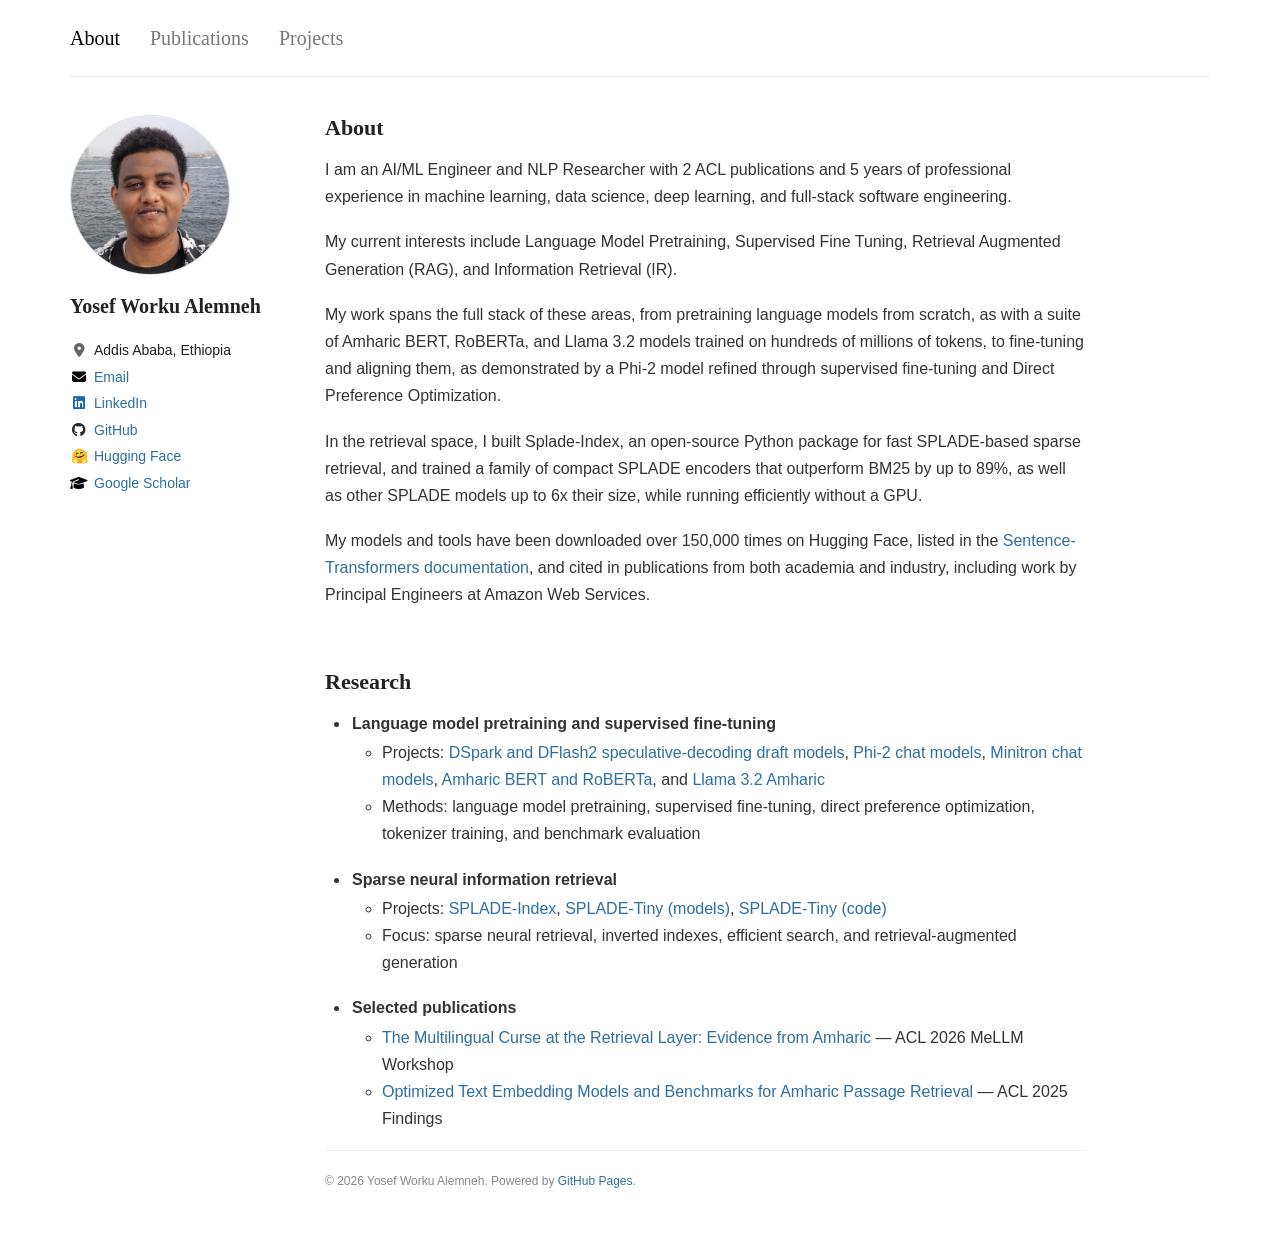
<file: index.html>
<!doctype html>
<html lang="en">
  <head>
    <meta charset="UTF-8" />
    <meta name="viewport" content="width=device-width, initial-scale=1" />
    <meta name="description" content="Yosef Worku Alemneh — AI/ML Engineer and NLP Researcher." />
    <title>Yosef Worku Alemneh</title>
    <link rel="stylesheet" href="styles.css" />
    <link rel="stylesheet" href="https://cdnjs.cloudflare.com/ajax/libs/font-awesome/6.5.2/css/all.min.css" />
    <style>.profile-links li:nth-child(2) .link-icon,.profile-links li:nth-child(6) .link-icon{color:#000}</style>
    <style>body{font-size:16px}.sidebar{font-size:14px}</style>
    <style>@media(min-width:761px){.site-wrap{max-width:1200px;padding-left:30px;padding-right:30px}.layout{grid-template-columns:205px minmax(0,760px);gap:50px}}</style>
    <style>.portrait{overflow:hidden}.portrait img{width:100%;height:100%;object-fit:cover;display:block}</style>
  </head>
  <body>
    <div class="site-wrap">
      <header class="masthead">
        <a class="site-title active" href="#about" aria-current="page">About</a>
        <nav><a href="publications.html">Publications</a><a href="projects.html">Projects</a></nav>
      </header>

      <div class="layout">
        <aside class="sidebar">
          <div class="portrait"><img src="images/me.jpg" alt="Yosef Worku Alemneh" /></div>
          <h1>Yosef Worku Alemneh</h1>
          <ul class="profile-links">
            <li class="location"><i class="link-icon fa-solid fa-location-dot" aria-hidden="true"></i>Addis Ababa, Ethiopia</li>
            <li><a href="mailto:yosefwalemneh@gmail.com"><i class="link-icon fa-solid fa-envelope" aria-hidden="true"></i>Email</a></li>
            <li><a href="https://linkedin.com/in/yosef-worku-alemneh" target="_blank" rel="noreferrer"><i class="link-icon fa-brands fa-linkedin" aria-hidden="true"></i>LinkedIn</a></li>
            <li><a href="https://github.com/rasyosef" target="_blank" rel="noreferrer"><i class="link-icon fa-brands fa-github" aria-hidden="true"></i>GitHub</a></li>
            <li><a href="https://huggingface.co/rasyosef" target="_blank" rel="noreferrer"><span class="link-icon hugging-face-icon" aria-hidden="true">🤗</span>Hugging Face</a></li>
            <li><a href="https://scholar.google.com/citations?user=FH2H0KAAAAAJ&amp;hl=en" target="_blank" rel="noreferrer"><i class="link-icon fa-solid fa-graduation-cap" aria-hidden="true"></i>Google Scholar</a></li>
          </ul>
        </aside>

        <main class="main" id="about">
          <h2>About</h2>
          <p>I am an AI/ML Engineer and NLP Researcher with 2 ACL publications and 5 years of professional experience in machine learning, data science, deep learning, and full-stack software engineering.</p>
          <p>My current interests include Language Model Pretraining, Supervised Fine Tuning, Retrieval Augmented Generation (RAG), and Information Retrieval (IR).</p>
          <p>My work spans the full stack of these areas, from pretraining language models from scratch, as with a suite of Amharic BERT, RoBERTa, and Llama 3.2 models trained on hundreds of millions of tokens, to fine-tuning and aligning them, as demonstrated by a Phi-2 model refined through supervised fine-tuning and Direct Preference Optimization.</p>
          <p>In the retrieval space, I built Splade-Index, an open-source Python package for fast SPLADE-based sparse retrieval, and trained a family of compact SPLADE encoders that outperform BM25 by up to 89%, as well as other SPLADE models up to 6x their size, while running efficiently without a GPU.</p>
          <p>My models and tools have been downloaded over 150,000 times on Hugging Face, listed in the <a href="https://sbert.net/docs/sparse_encoder/pretrained_models.html" target="_blank" rel="noreferrer">Sentence-Transformers documentation</a>, and cited in publications from both academia and industry, including work by Principal Engineers at Amazon Web Services.</p>
          <h2 id="research">Research</h2>
          <ul class="research-list">
            <li>
              <div>Language model pretraining and supervised fine-tuning</div>
              <ul>
                <li>Projects: <a href="https://huggingface.co/collections/rasyosef/dspark-and-dflash2" target="_blank" rel="noreferrer">DSpark and DFlash2 speculative-decoding draft models</a>, <a href="https://huggingface.co/collections/rasyosef/phi-2-chat-models" target="_blank" rel="noreferrer">Phi-2 chat models</a>, <a href="https://huggingface.co/collections/rasyosef/minitron-chat-models" target="_blank" rel="noreferrer">Minitron chat models</a>, <a href="https://huggingface.co/collections/rasyosef/amharic-bert-and-roberta" target="_blank" rel="noreferrer">Amharic BERT and RoBERTa</a>, and <a href="https://huggingface.co/collections/rasyosef/llama-32-amharic" target="_blank" rel="noreferrer">Llama 3.2 Amharic</a></li>
                <li>Methods: language model pretraining, supervised fine-tuning, direct preference optimization, tokenizer training, and benchmark evaluation</li>
              </ul>
            </li>
            <li>
              <div>Sparse neural information retrieval</div>
              <ul>
                <li>Projects: <a href="https://github.com/rasyosef/splade-index" target="_blank" rel="noreferrer">SPLADE-Index</a>, <a href="https://huggingface.co/collections/rasyosef/splade-tiny-msmarco" target="_blank" rel="noreferrer">SPLADE-Tiny (models)</a>, <a href="https://github.com/rasyosef/splade-tiny-msmarco" target="_blank" rel="noreferrer">SPLADE-Tiny (code)</a></li>
                <li>Focus: sparse neural retrieval, inverted indexes, efficient search, and retrieval-augmented generation</li>
              </ul>
            </li>
            <li>
              <div>Selected publications</div>
              <ul>
                <li><a href="https://aclanthology.org/2026.mellm-1.19/" target="_blank" rel="noreferrer">The Multilingual Curse at the Retrieval Layer: Evidence from Amharic</a> — ACL 2026 MeLLM Workshop</li>
                <li><a href="https://aclanthology.org/2025.findings-acl.543/" target="_blank" rel="noreferrer">Optimized Text Embedding Models and Benchmarks for Amharic Passage Retrieval</a> — ACL 2025 Findings</li>
              </ul>
            </li>
          </ul>

          <footer>© 2026 Yosef Worku Alemneh. Powered by <a href="https://pages.github.com/">GitHub Pages</a>.</footer>
        </main>
      </div>
    </div>
  </body>
</html>
</file>
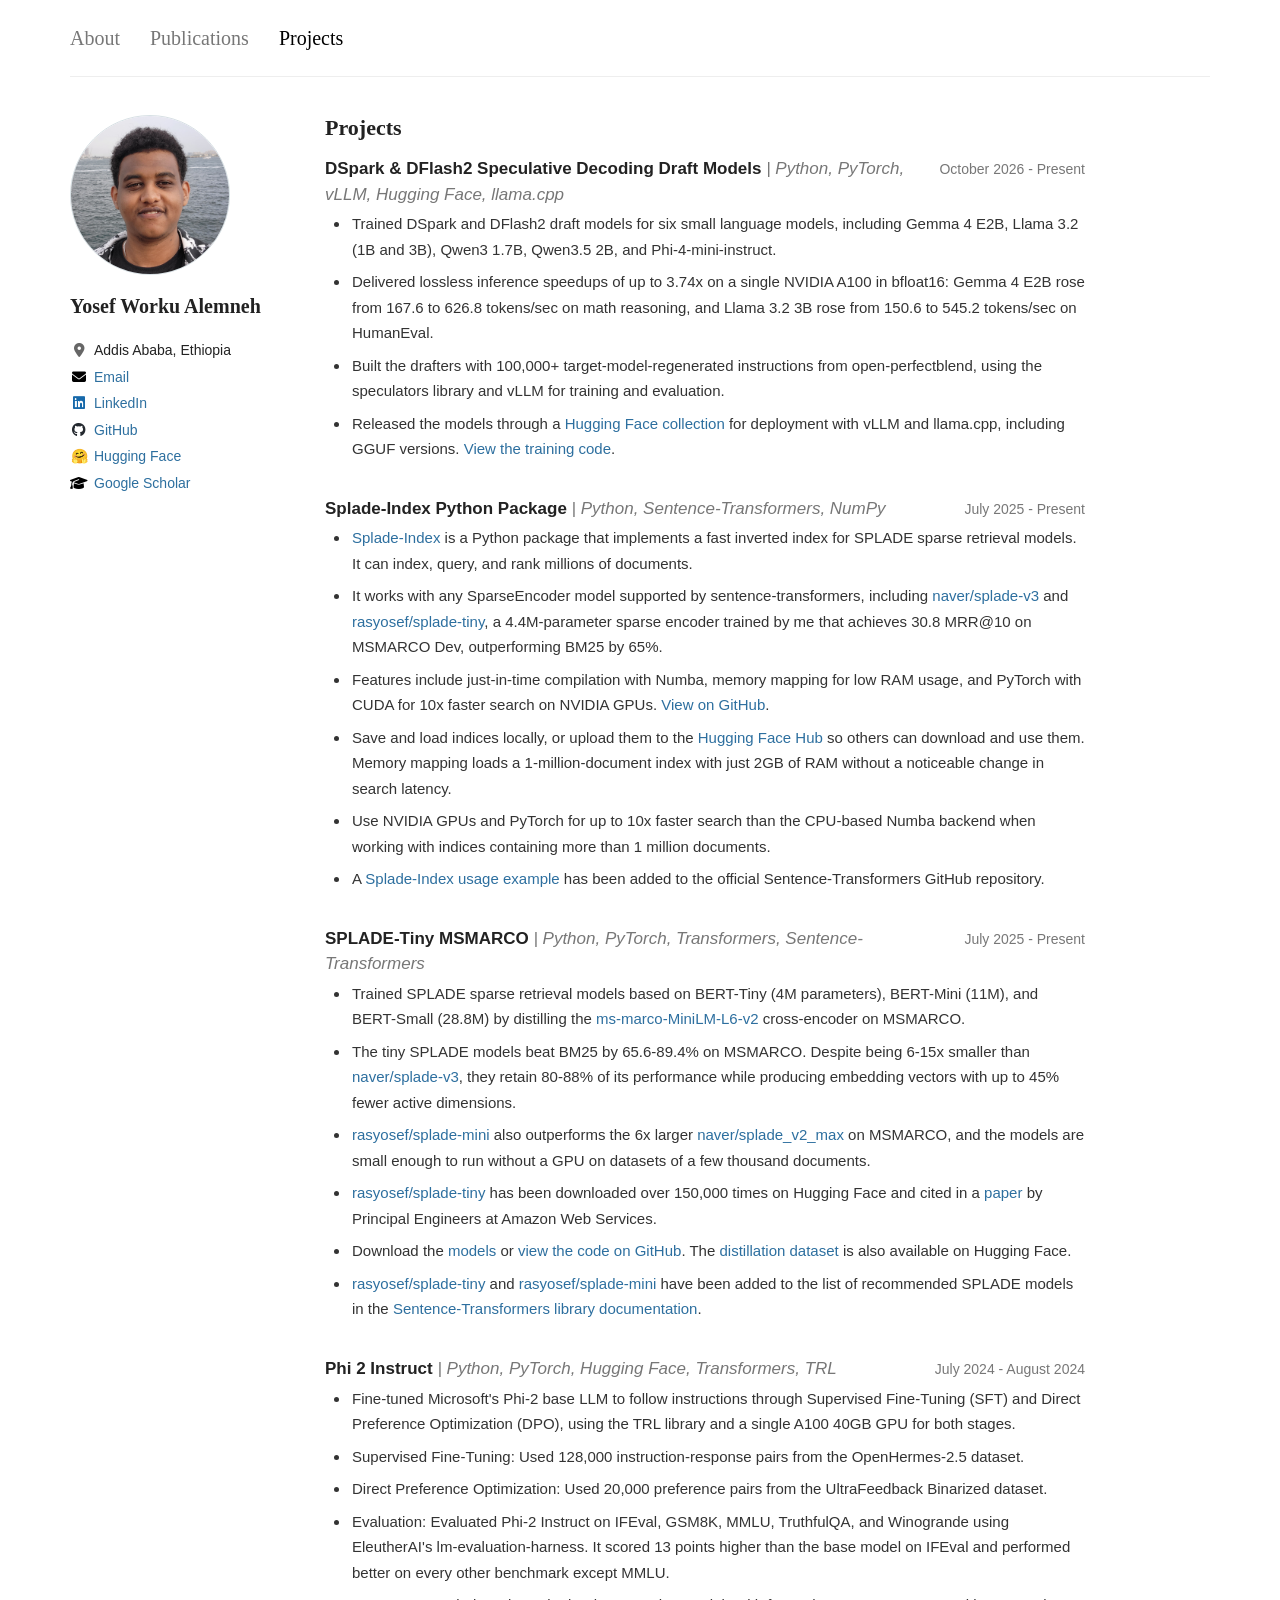
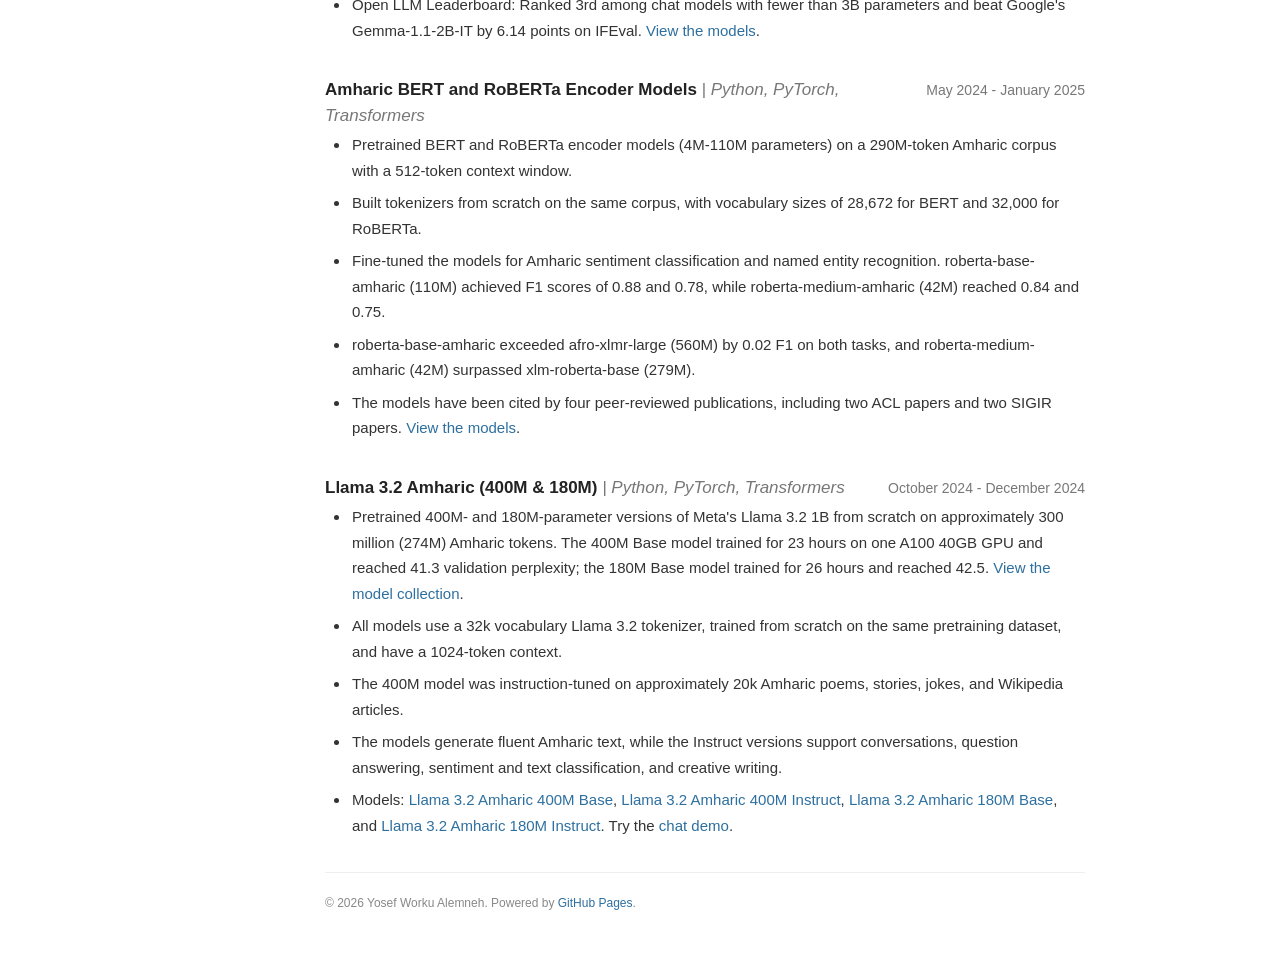
<file: projects.html>
<!doctype html>
<html lang="en">
  <head>
    <meta charset="UTF-8" />
    <meta name="viewport" content="width=device-width, initial-scale=1" />
    <meta name="description" content="Projects by Yosef Worku Alemneh." />
    <title>Projects - Yosef Worku Alemneh</title>
    <link rel="stylesheet" href="styles.css" />
    <link rel="stylesheet" href="https://cdnjs.cloudflare.com/ajax/libs/font-awesome/6.5.2/css/all.min.css" />
    <style>
      @media(min-width:761px){.site-wrap{max-width:1200px;padding-left:30px;padding-right:30px}.layout{grid-template-columns:205px minmax(0,760px);gap:50px}}
      .profile-links li:nth-child(2) .link-icon,.profile-links li:nth-child(6) .link-icon{color:#000}
      .sidebar{font-size:14px}.portrait{overflow:hidden}.portrait img{width:100%;height:100%;object-fit:cover;display:block}
      .project{margin:0 0 34px}.project-heading{display:flex;justify-content:space-between;align-items:baseline;gap:18px;margin-bottom:4px}.project h3{font:700 17px Arial,sans-serif;line-height:1.5;margin:0;color:#222}.project .date{color:#777;font-size:14px;white-space:nowrap}.project .technologies{color:#777;font-style:italic;font-weight:400}.project ul{margin:0;padding-left:25px}.project li{margin-bottom:7px;padding-left:2px}.project li:last-child{margin-bottom:0}
      @media(max-width:760px){.project-heading{display:block}.project .date{display:block;margin-top:2px}.project h3{font-size:16px}}
    </style>
  </head>
  <body>
    <div class="site-wrap">
      <header class="masthead">
        <a class="site-title" href="index.html">About</a>
        <nav><a href="publications.html">Publications</a><a class="active" href="projects.html" aria-current="page">Projects</a></nav>
      </header>
      <div class="layout">
        <aside class="sidebar">
          <div class="portrait"><img src="images/me.jpg" alt="Yosef Worku Alemneh" /></div>
          <h1>Yosef Worku Alemneh</h1>
          <ul class="profile-links">
            <li class="location"><i class="link-icon fa-solid fa-location-dot" aria-hidden="true"></i>Addis Ababa, Ethiopia</li>
            <li><a href="mailto:yosefwalemneh@gmail.com"><i class="link-icon fa-solid fa-envelope" aria-hidden="true"></i>Email</a></li>
            <li><a href="https://linkedin.com/in/yosef-worku-alemneh" target="_blank" rel="noreferrer"><i class="link-icon fa-brands fa-linkedin" aria-hidden="true"></i>LinkedIn</a></li>
            <li><a href="https://github.com/rasyosef" target="_blank" rel="noreferrer"><i class="link-icon fa-brands fa-github" aria-hidden="true"></i>GitHub</a></li>
            <li><a href="https://huggingface.co/rasyosef" target="_blank" rel="noreferrer"><span class="link-icon hugging-face-icon" aria-hidden="true">🤗</span>Hugging Face</a></li>
            <li><a href="https://scholar.google.com/citations?user=FH2H0KAAAAAJ&amp;hl=en" target="_blank" rel="noreferrer"><i class="link-icon fa-solid fa-graduation-cap" aria-hidden="true"></i>Google Scholar</a></li>
          </ul>
        </aside>
        <main class="main">
          <h2>Projects</h2>
          <article class="project">
            <div class="project-heading"><h3>DSpark &amp; DFlash2 Speculative Decoding Draft Models <span class="technologies">| Python, PyTorch, vLLM, Hugging Face, llama.cpp</span></h3><span class="date">October 2026 - Present</span></div>
            <ul>
              <li>Trained DSpark and DFlash2 draft models for six small language models, including Gemma 4 E2B, Llama 3.2 (1B and 3B), Qwen3 1.7B, Qwen3.5 2B, and Phi-4-mini-instruct.</li>
              <li>Delivered lossless inference speedups of up to 3.74x on a single NVIDIA A100 in bfloat16: Gemma 4 E2B rose from 167.6 to 626.8 tokens/sec on math reasoning, and Llama 3.2 3B rose from 150.6 to 545.2 tokens/sec on HumanEval.</li>
              <li>Built the drafters with 100,000+ target-model-regenerated instructions from open-perfectblend, using the speculators library and vLLM for training and evaluation.</li>
              <li>Released the models through a <a href="https://huggingface.co/collections/rasyosef/dspark-and-dflash2" target="_blank" rel="noreferrer">Hugging Face collection</a> for deployment with vLLM and llama.cpp, including GGUF versions. <a href="https://github.com/rasyosef/train-dspark-draft-models" target="_blank" rel="noreferrer">View the training code</a>.</li>
            </ul>
          </article>
          <article class="project">
            <div class="project-heading"><h3>Splade-Index Python Package <span class="technologies">| Python, Sentence-Transformers, NumPy</span></h3><span class="date">July 2025 - Present</span></div>
            <ul>
              <li><a href="https://github.com/rasyosef/splade-index" target="_blank" rel="noreferrer">Splade-Index</a> is a Python package that implements a fast inverted index for SPLADE sparse retrieval models. It can index, query, and rank millions of documents.</li>
              <li>It works with any SparseEncoder model supported by sentence-transformers, including <a href="https://huggingface.co/naver/splade-v3" target="_blank" rel="noreferrer">naver/splade-v3</a> and <a href="https://huggingface.co/rasyosef/splade-tiny" target="_blank" rel="noreferrer">rasyosef/splade-tiny</a>, a 4.4M-parameter sparse encoder trained by me that achieves 30.8 MRR@10 on MSMARCO Dev, outperforming BM25 by 65%.</li>
              <li>Features include just-in-time compilation with Numba, memory mapping for low RAM usage, and PyTorch with CUDA for 10x faster search on NVIDIA GPUs. <a href="https://github.com/rasyosef/splade-index" target="_blank" rel="noreferrer">View on GitHub</a>.</li>
              <li>Save and load indices locally, or upload them to the <a href="https://huggingface.co/" target="_blank" rel="noreferrer">Hugging Face Hub</a> so others can download and use them. Memory mapping loads a 1-million-document index with just 2GB of RAM without a noticeable change in search latency.</li>
              <li>Use NVIDIA GPUs and PyTorch for up to 10x faster search than the CPU-based Numba backend when working with indices containing more than 1 million documents.</li>
              <li>A <a href="https://github.com/huggingface/sentence-transformers/tree/main/examples/sparse_encoder/applications/semantic_search" target="_blank" rel="noreferrer">Splade-Index usage example</a> has been added to the official Sentence-Transformers GitHub repository.</li>
            </ul>
          </article>
          <article class="project">
            <div class="project-heading"><h3>SPLADE-Tiny MSMARCO <span class="technologies">| Python, PyTorch, Transformers, Sentence-Transformers</span></h3><span class="date">July 2025 - Present</span></div>
            <ul>
              <li>Trained SPLADE sparse retrieval models based on BERT-Tiny (4M parameters), BERT-Mini (11M), and BERT-Small (28.8M) by distilling the <a href="https://huggingface.co/cross-encoder/ms-marco-MiniLM-L6-v2" target="_blank" rel="noreferrer">ms-marco-MiniLM-L6-v2</a> cross-encoder on MSMARCO.</li>
              <li>The tiny SPLADE models beat BM25 by 65.6-89.4% on MSMARCO. Despite being 6-15x smaller than <a href="https://huggingface.co/naver/splade-v3" target="_blank" rel="noreferrer">naver/splade-v3</a>, they retain 80-88% of its performance while producing embedding vectors with up to 45% fewer active dimensions.</li>
              <li><a href="https://huggingface.co/rasyosef/splade-mini" target="_blank" rel="noreferrer">rasyosef/splade-mini</a> also outperforms the 6x larger <a href="https://huggingface.co/naver/splade_v2_max" target="_blank" rel="noreferrer">naver/splade_v2_max</a> on MSMARCO, and the models are small enough to run without a GPU on datasets of a few thousand documents.</li>
              <li><a href="https://huggingface.co/rasyosef/splade-tiny" target="_blank" rel="noreferrer">rasyosef/splade-tiny</a> has been downloaded over 150,000 times on Hugging Face and cited in a <a href="https://github.com/edenduthie/infon/blob/main/paper/infon.pdf" target="_blank" rel="noreferrer">paper</a> by Principal Engineers at Amazon Web Services.</li>
              <li>Download the <a href="https://huggingface.co/collections/rasyosef/splade-tiny-msmarco-687c548c0691d95babf65b70" target="_blank" rel="noreferrer">models</a> or <a href="https://github.com/rasyosef/splade-tiny-msmarco" target="_blank" rel="noreferrer">view the code on GitHub</a>. The <a href="https://huggingface.co/datasets/yosefw/msmarco-train-distil-v2" target="_blank" rel="noreferrer">distillation dataset</a> is also available on Hugging Face.</li>
              <li><a href="https://huggingface.co/rasyosef/splade-tiny" target="_blank" rel="noreferrer">rasyosef/splade-tiny</a> and <a href="https://huggingface.co/rasyosef/splade-mini" target="_blank" rel="noreferrer">rasyosef/splade-mini</a> have been added to the list of recommended SPLADE models in the <a href="https://sbert.net/docs/sparse_encoder/pretrained_models.html" target="_blank" rel="noreferrer">Sentence-Transformers library documentation</a>.</li>
            </ul>
          </article>
          <article class="project">
            <div class="project-heading"><h3>Phi 2 Instruct <span class="technologies">| Python, PyTorch, Hugging Face, Transformers, TRL</span></h3><span class="date">July 2024 - August 2024</span></div>
            <ul>
              <li>Fine-tuned Microsoft's Phi-2 base LLM to follow instructions through Supervised Fine-Tuning (SFT) and Direct Preference Optimization (DPO), using the TRL library and a single A100 40GB GPU for both stages.</li>
              <li>Supervised Fine-Tuning: Used 128,000 instruction-response pairs from the OpenHermes-2.5 dataset.</li>
              <li>Direct Preference Optimization: Used 20,000 preference pairs from the UltraFeedback Binarized dataset.</li>
              <li>Evaluation: Evaluated Phi-2 Instruct on IFEval, GSM8K, MMLU, TruthfulQA, and Winogrande using EleutherAI's lm-evaluation-harness. It scored 13 points higher than the base model on IFEval and performed better on every other benchmark except MMLU.</li>
              <li>Open LLM Leaderboard: Ranked 3rd among chat models with fewer than 3B parameters and beat Google's Gemma-1.1-2B-IT by 6.14 points on IFEval. <a href="https://huggingface.co/collections/rasyosef/phi-2-chat-models" target="_blank" rel="noreferrer">View the models</a>.</li>
            </ul>
          </article>
          <article class="project">
            <div class="project-heading"><h3>Amharic BERT and RoBERTa Encoder Models <span class="technologies">| Python, PyTorch, Transformers</span></h3><span class="date">May 2024 - January 2025</span></div>
            <ul>
              <li>Pretrained BERT and RoBERTa encoder models (4M-110M parameters) on a 290M-token Amharic corpus with a 512-token context window.</li>
              <li>Built tokenizers from scratch on the same corpus, with vocabulary sizes of 28,672 for BERT and 32,000 for RoBERTa.</li>
              <li>Fine-tuned the models for Amharic sentiment classification and named entity recognition. roberta-base-amharic (110M) achieved F1 scores of 0.88 and 0.78, while roberta-medium-amharic (42M) reached 0.84 and 0.75.</li>
              <li>roberta-base-amharic exceeded afro-xlmr-large (560M) by 0.02 F1 on both tasks, and roberta-medium-amharic (42M) surpassed xlm-roberta-base (279M).</li>
              <li>The models have been cited by four peer-reviewed publications, including two ACL papers and two SIGIR papers. <a href="https://huggingface.co/collections/rasyosef/amharic-bert-and-roberta" target="_blank" rel="noreferrer">View the models</a>.</li>
            </ul>
          </article>
          <article class="project">
            <div class="project-heading"><h3>Llama 3.2 Amharic (400M &amp; 180M) <span class="technologies">| Python, PyTorch, Transformers</span></h3><span class="date">October 2024 - December 2024</span></div>
            <ul>
              <li>Pretrained 400M- and 180M-parameter versions of Meta's Llama 3.2 1B from scratch on approximately 300 million (274M) Amharic tokens. The 400M Base model trained for 23 hours on one A100 40GB GPU and reached 41.3 validation perplexity; the 180M Base model trained for 26 hours and reached 42.5. <a href="https://huggingface.co/collections/rasyosef/llama-32-amharic" target="_blank" rel="noreferrer">View the model collection</a>.</li>
              <li>All models use a 32k vocabulary Llama 3.2 tokenizer, trained from scratch on the same pretraining dataset, and have a 1024-token context.</li>
              <li>The 400M model was instruction-tuned on approximately 20k Amharic poems, stories, jokes, and Wikipedia articles.</li>
              <li>The models generate fluent Amharic text, while the Instruct versions support conversations, question answering, sentiment and text classification, and creative writing.</li>
              <li>Models: <a href="https://huggingface.co/rasyosef/Llama-3.2-400M-Amharic" target="_blank" rel="noreferrer">Llama 3.2 Amharic 400M Base</a>, <a href="https://huggingface.co/rasyosef/Llama-3.2-400M-Amharic-Instruct-Poems-Stories-Wikipedia" target="_blank" rel="noreferrer">Llama 3.2 Amharic 400M Instruct</a>, <a href="https://huggingface.co/rasyosef/Llama-3.2-180M-Amharic" target="_blank" rel="noreferrer">Llama 3.2 Amharic 180M Base</a>, and <a href="https://huggingface.co/rasyosef/Llama-3.2-180M-Amharic-Instruct" target="_blank" rel="noreferrer">Llama 3.2 Amharic 180M Instruct</a>. Try the <a href="https://huggingface.co/spaces/rasyosef/Llama-3.2-400M-Amharic-Instruct" target="_blank" rel="noreferrer">chat demo</a>.</li>
            </ul>
          </article>
          <footer>© 2026 Yosef Worku Alemneh. Powered by <a href="https://pages.github.com/">GitHub Pages</a>.</footer>
        </main>
      </div>
    </div>
  </body>
</html>
</file>
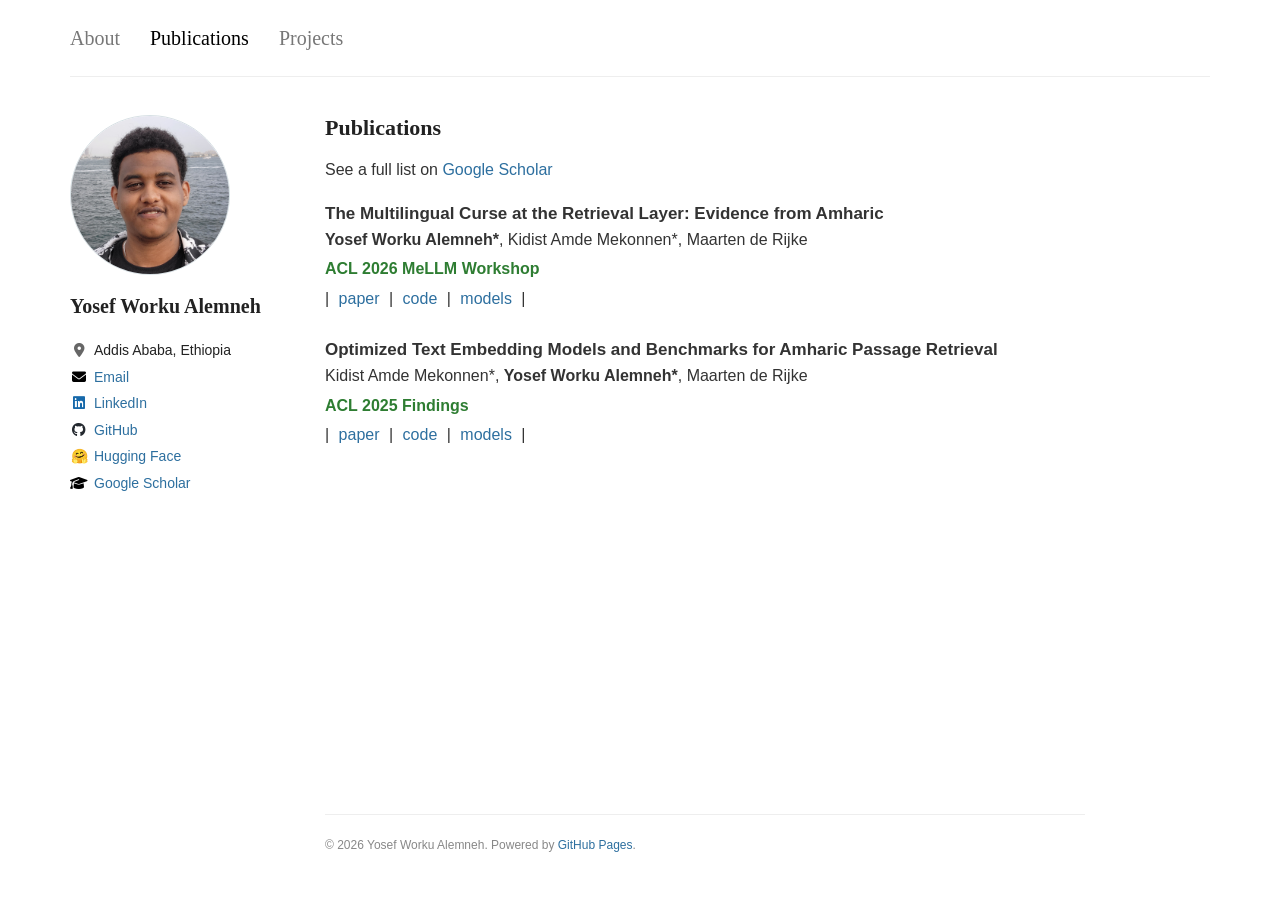
<file: publications.html>
<!doctype html>
<html lang="en">
  <head>
    <meta charset="UTF-8" />
    <meta name="viewport" content="width=device-width, initial-scale=1" />
    <meta name="description" content="Publications by Yosef Worku Alemneh." />
    <title>Publications — Yosef Worku Alemneh</title>
    <link rel="stylesheet" href="styles.css" />
    <link rel="stylesheet" href="https://cdnjs.cloudflare.com/ajax/libs/font-awesome/6.5.2/css/all.min.css" />
    <style>@media(min-width:761px){.site-wrap{max-width:1200px;padding-left:30px;padding-right:30px}.layout{grid-template-columns:205px minmax(0,760px);gap:50px}}</style>
    <style>.profile-links li:nth-child(2) .link-icon,.profile-links li:nth-child(6) .link-icon{color:#000}</style>
    <style>.sidebar{font-size:14px}</style>
    <style>.portrait{overflow:hidden}.portrait img{width:100%;height:100%;object-fit:cover;display:block}</style>
    <style>
      .pub{margin:0 0 26px}.pub h3{font:700 17px Arial,sans-serif;line-height:1.5;margin:0}.pub .authors{font-size:16px;line-height:1.6;margin:0}.pub .venue{display:inline-block;background:transparent;color:#2e7d32;border-radius:0;padding:2px 0;font-size:16px;font-weight:700;line-height:1.6;margin:2px 0}.pub .resources{font-size:16px;line-height:1.6;margin:0}.pub .resources a{margin:0 5px}.scholar-note{font-size:16px;margin:0 0 27px}
    </style>
  </head>
  <body>
    <div class="site-wrap">
      <header class="masthead">
        <a class="site-title" href="index.html">About</a>
        <nav><a class="active" href="publications.html" aria-current="page">Publications</a><a href="projects.html">Projects</a></nav>
      </header>
      <div class="layout">
        <aside class="sidebar">
          <div class="portrait"><img src="images/me.jpg" alt="Yosef Worku Alemneh" /></div>
          <h1>Yosef Worku Alemneh</h1>
          <ul class="profile-links">
            <li class="location"><i class="link-icon fa-solid fa-location-dot" aria-hidden="true"></i>Addis Ababa, Ethiopia</li>
            <li><a href="mailto:yosefwalemneh@gmail.com"><i class="link-icon fa-solid fa-envelope" aria-hidden="true"></i>Email</a></li>
            <li><a href="https://linkedin.com/in/yosef-worku-alemneh" target="_blank" rel="noreferrer"><i class="link-icon fa-brands fa-linkedin" aria-hidden="true"></i>LinkedIn</a></li>
            <li><a href="https://github.com/rasyosef" target="_blank" rel="noreferrer"><i class="link-icon fa-brands fa-github" aria-hidden="true"></i>GitHub</a></li>
            <li><a href="https://huggingface.co/rasyosef" target="_blank" rel="noreferrer"><span class="link-icon hugging-face-icon" aria-hidden="true">🤗</span>Hugging Face</a></li>
            <li><a href="https://scholar.google.com/citations?user=FH2H0KAAAAAJ&amp;hl=en" target="_blank" rel="noreferrer"><i class="link-icon fa-solid fa-graduation-cap" aria-hidden="true"></i>Google Scholar</a></li>
          </ul>
        </aside>
        <main class="main">
          <h2>Publications</h2>
          <p class="scholar-note">See a full list on <a href="https://scholar.google.com/citations?user=FH2H0KAAAAAJ&amp;hl=en" target="_blank" rel="noreferrer">Google Scholar</a></p>
          <div class="pub">
            <h3>The Multilingual Curse at the Retrieval Layer: Evidence from Amharic</h3>
            <p class="authors"><strong>Yosef Worku Alemneh*</strong>, Kidist Amde Mekonnen*, Maarten de Rijke</p>
            <p class="venue">ACL 2026 MeLLM Workshop</p>
            <p class="resources">| <a href="https://aclanthology.org/2026.mellm-1.19/" target="_blank" rel="noreferrer">paper</a> | <a href="https://github.com/rasyosef/amharic-neural-ir" target="_blank" rel="noreferrer">code</a> | <a href="https://huggingface.co/collections/rasyosef/amharic-neural-ir-models" target="_blank" rel="noreferrer">models</a> |</p>
          </div>
          <div class="pub">
            <h3>Optimized Text Embedding Models and Benchmarks for Amharic Passage Retrieval</h3>
            <p class="authors">Kidist Amde Mekonnen*, <strong>Yosef Worku Alemneh*</strong>, Maarten de Rijke</p>
            <p class="venue">ACL 2025 Findings</p>
            <p class="resources">| <a href="https://aclanthology.org/2025.findings-acl.543/" target="_blank" rel="noreferrer">paper</a> | <a href="https://github.com/kidist-amde/amharic-ir-benchmarks" target="_blank" rel="noreferrer">code</a> | <a href="https://huggingface.co/collections/rasyosef/amharic-text-embedding-models" target="_blank" rel="noreferrer">models</a> |</p>
          </div>
          <footer>© 2026 Yosef Worku Alemneh. Powered by <a href="https://pages.github.com/">GitHub Pages</a>.</footer>
        </main>
      </div>
    </div>
  </body>
</html>
</file>
<file: styles.css>
/* AcademicPages-inspired layout: quiet typography, narrow profile rail, long-form content. */
.masthead .active{color:#000}.masthead .site-title:not(.active){color:var(--muted)}
:root{--text:#333;--muted:#777;--link:#2d6f9f;--line:#eee;--paper:#fff}*{box-sizing:border-box}html{scroll-behavior:smooth}body{margin:0;background:var(--paper);color:var(--text);font-family:-apple-system,BlinkMacSystemFont,"Segoe UI",Arial,sans-serif;font-size:15px;line-height:1.7}.site-wrap{max-width:1060px;min-height:100vh;margin:0 auto;padding:0 35px;display:flex;flex-direction:column}.masthead{height:77px;border-bottom:1px solid var(--line);display:flex;align-items:center;justify-content:flex-start;gap:30px}.site-title{font-family:Georgia,serif;font-size:20px;color:var(--text);text-decoration:none}.masthead nav{display:flex;gap:30px}.masthead nav a{font-family:Georgia,serif;font-size:20px;color:var(--muted);text-decoration:none}.masthead nav a:hover{color:var(--link)}.layout{display:grid;grid-template-columns:205px minmax(0,680px);gap:70px;padding-top:38px;flex:1}.sidebar{font-size:13px}.portrait{width:160px;height:160px;border-radius:50%;background:#e6ecef;color:#7391a0;display:grid;place-items:center;font:64px Georgia,serif;margin-bottom:18px;border:1px solid #d8e1e5}.sidebar h1{font:700 20px Georgia,serif;line-height:1.35;margin:0 0 12px;color:#222}.follow{border:1px solid #bbb;border-radius:4px;background:#fff;padding:5px 14px;color:#555;font-size:12px;cursor:pointer}.follow:hover{border-color:var(--link);color:var(--link)}.profile-links{list-style:none;padding:0;margin:17px 0 0;line-height:1.9;color:var(--muted)}.profile-links li:before{content:""}.profile-links .location{color:#222}.profile-links a,a{color:var(--link);text-decoration:none}.profile-links a:hover,a:hover{text-decoration:underline}.link-icon{display:inline-block;width:18px;margin-right:6px;color:#666;font-weight:700;text-align:center;text-decoration:none}.profile-links li:nth-child(2) .link-icon{color:#c0392b}.profile-links li:nth-child(3) .link-icon{color:#1769aa}.profile-links li:nth-child(4) .link-icon{color:#24292f}.profile-links li:nth-child(5) .link-icon{color:#f4a261}.profile-links li:nth-child(6) .link-icon{color:#d4a017}.main{min-width:0;padding-bottom:45px;display:flex;flex-direction:column}.main h2{font:700 22px Georgia,serif;color:#222;margin:0 0 15px;padding-top:0}.main h2:not(:first-child){margin-top:42px}.main p{margin:0 0 18px}.main ul{padding-left:25px;margin-top:0}.main>ul{margin-bottom:0}.research-list>li{margin:0 0 18px;padding-left:2px}.research-list>li>div{font-weight:600}.research-list ul{margin:2px 0 0;padding-left:30px}.research-list li li{margin:0}.main footer{border-top:1px solid var(--line);margin-top:auto;padding-top:20px;color:#888;font-size:12px}@media(max-width:760px){.site-wrap{padding:0 22px}.masthead{height:64px}.layout{display:flex;flex-direction:column;padding-top:28px}.sidebar{display:grid;grid-template-columns:100px 1fr;column-gap:20px;align-items:center;margin-bottom:42px}.portrait{width:100px;height:100px;grid-row:1 / span 3;margin:0;font-size:42px}.sidebar h1{align-self:end;margin:0}.follow{justify-self:start;align-self:center}.profile-links{grid-column:2;margin:0;display:flex;flex-wrap:wrap;gap:0 14px;line-height:1.7}.main{flex:1}.main h2:not(:first-child){margin-top:34px}}@media(max-width:430px){body{font-size:14px}.masthead nav{gap:16px}.sidebar{grid-template-columns:82px 1fr;gap:5px 16px}.portrait{width:82px;height:82px;font-size:36px}.profile-links{font-size:12px}}
</file>
